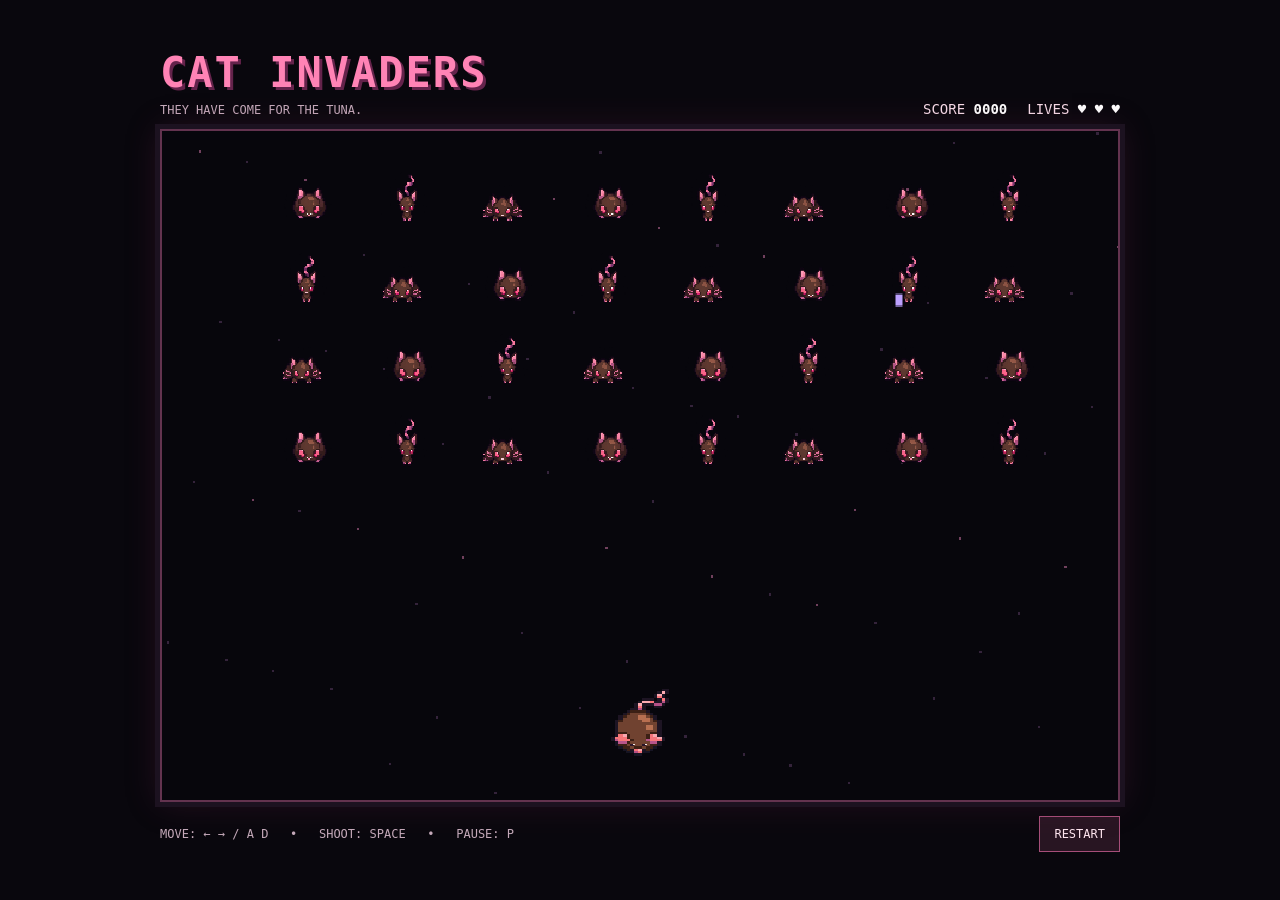
<file: index.html>
<!doctype html>
<html lang="en">
<head>
<meta charset="utf-8"><meta name="viewport" content="width=device-width,initial-scale=1">
<title>Cat Invaders</title>
<style>
:root{color-scheme:dark}*{box-sizing:border-box}body{margin:0;min-height:100vh;background:#09070d;color:#f7dce8;font-family:ui-monospace,SFMono-Regular,Consolas,monospace;display:flex;align-items:center;justify-content:center;padding:18px}
main{width:min(960px,100%)}header{display:flex;justify-content:space-between;align-items:end;gap:12px;flex-wrap:wrap;margin-bottom:12px}h1{font-size:clamp(24px,5vw,42px);margin:0;color:#ff83b5;letter-spacing:2px;text-shadow:3px 3px #64234b}p{margin:6px 0 0;color:#c5aaba;font-size:12px}.hud{display:flex;gap:20px;font-size:14px}.hud b{color:#fff}#frame{border:2px solid #63334f;background:#05050a;box-shadow:0 0 0 5px #1c1220,0 0 32px #7a285344;position:relative}canvas{display:block;width:100%;height:auto;image-rendering:pixelated;touch-action:none}.bottom{display:flex;justify-content:space-between;gap:12px;align-items:center;margin-top:14px;flex-wrap:wrap;color:#c5aaba;font-size:12px}.btns{display:flex;gap:8px}button{background:#281522;border:1px solid #a64e79;color:#ffe6f0;padding:10px 14px;font:inherit;cursor:pointer}button:hover{background:#51223e}.mobile{display:none;gap:8px;margin-top:12px}.mobile button{flex:1;font-size:18px}@media(max-width:600px){.mobile{display:flex}.hud{gap:10px;font-size:12px}}
</style>
</head>
<body><main>
<header><div><h1>CAT INVADERS</h1><p>THEY HAVE COME FOR THE TUNA.</p></div><div class="hud"><span>SCORE <b id="score">0000</b></span><span>LIVES <b id="lives">♥ ♥ ♥</b></span></div></header>
<div id="frame"><canvas id="game" width="800" height="560" aria-label="Cat Invaders game"></canvas></div>
<div class="mobile"><button id="left">◀</button><button id="fire">PAW! / FIRE</button><button id="right">▶</button></div>
<div class="bottom"><span>MOVE: ← → / A D &nbsp; • &nbsp; SHOOT: SPACE &nbsp; • &nbsp; PAUSE: P</span><div class="btns"><button id="restart">RESTART</button></div></div>
<script>
(() => {
const canvas=document.getElementById('game'),ctx=canvas.getContext('2d');
ctx.imageSmoothingEnabled=false;
const paths=['assets/cat_invader_1.png','assets/cat_invader_2.png','assets/cat_invader_3.png'];
const rats=['assets/rat_player_1.png','assets/rat_player_2.png','assets/rat_player_3.png'];
const catImgs=paths.map(src=>{const i=new Image();i.src=src;return i});
const ratImgs=rats.map(src=>{const i=new Image();i.src=src;return i});
let keys={},player,invaders,shots,enemyShots,score,lives,dir,frame,gameOver,paused,won;
const W=canvas.width,H=canvas.height;
function reset(){player={x:W/2,y:H-65,w:48,h:56,speed:5,cool:0};invaders=[];shots=[];enemyShots=[];score=0;lives=3;dir=1;frame=0;gameOver=false;paused=false;won=false;
for(let r=0;r<4;r++)for(let c=0;c<8;c++)invaders.push({x:85+c*84,y:55+r*68,w:44,h:43,type:(r+c)%3,alive:true});
updateHud()}
function updateHud(){document.getElementById('score').textContent=String(score).padStart(4,'0');document.getElementById('lives').textContent=lives?'♥ '.repeat(lives).trim():'—'}
function drawSprite(img,x,y,w,h){if(img&&img.complete&&img.naturalWidth)ctx.drawImage(img,Math.round(x),Math.round(y),w,h)}
function text(s,y,size=22,color='#ffd9e8'){ctx.fillStyle=color;ctx.font=`bold ${size}px monospace`;ctx.textAlign='center';ctx.fillText(s,W/2,y)}
function shoot(){if(player.cool<=0&&!gameOver&&!paused){shots.push({x:player.x,y:player.y-25});player.cool=14}}
function tick(){requestAnimationFrame(tick);frame++;ctx.clearRect(0,0,W,H);ctx.fillStyle='#07060c';ctx.fillRect(0,0,W,H);
for(let i=0;i<70;i++){let x=(i*137+31)%W,y=(i*71+Math.floor(frame/4)*(i%3+1))%H;ctx.fillStyle=i%4===0?'#70405d':'#34233b';ctx.fillRect(x,y,2,2)}
if(!gameOver&&!paused){if(keys.ArrowLeft||keys.a||keys.A||touchLeft)player.x-=player.speed;if(keys.ArrowRight||keys.d||keys.D||touchRight)player.x+=player.speed;player.x=Math.max(25,Math.min(W-25,player.x));if(keys[' ']||touchFire)shoot();if(player.cool>0)player.cool--;
let alive=invaders.filter(a=>a.alive);if(alive.length===0){won=true;gameOver=true}
let min=Infinity,max=-Infinity;alive.forEach(a=>{a.x+=dir*(0.55+score/1800);min=Math.min(min,a.x-a.w/2);max=Math.max(max,a.x+a.w/2)});
if(max>W-12||min<12){dir*=-1;alive.forEach(a=>{a.y+=15;if(a.y+a.h>player.y-18){gameOver=true;lives=0;updateHud()}})}
if(frame%50===0&&alive.length){let shooter=alive[Math.floor(Math.random()*alive.length)];enemyShots.push({x:shooter.x,y:shooter.y+20})}
shots.forEach(s=>s.y-=8);enemyShots.forEach(s=>s.y+=3.8);
shots.forEach(s=>{alive.forEach(a=>{if(Math.abs(s.x-a.x)<a.w*.48&&Math.abs(s.y-a.y)<a.h*.48){a.alive=false;s.dead=true;score+=10;updateHud()}})});
enemyShots.forEach(s=>{if(Math.abs(s.x-player.x)<24&&Math.abs(s.y-player.y)<25){s.dead=true;lives--;updateHud();player.x=W/2;if(lives<=0)gameOver=true}});
shots=shots.filter(s=>s.y>-10&&!s.dead);enemyShots=enemyShots.filter(s=>s.y<H+10&&!s.dead);
}
invaders.forEach(a=>{if(a.alive)drawSprite(catImgs[a.type],a.x-a.w/2,a.y-a.h/2,a.w,a.h)});
shots.forEach(s=>{ctx.fillStyle='#ff8ab8';ctx.fillRect(s.x-2,s.y-8,4,12);ctx.fillStyle='#fff0f6';ctx.fillRect(s.x-1,s.y-7,2,5)});
enemyShots.forEach(s=>{ctx.fillStyle='#bca0ff';ctx.fillRect(s.x-3,s.y-3,6,10)});
drawSprite(ratImgs[0],player.x-player.w/2,player.y-player.h/2,player.w,player.h);
if(paused){text('PAUSED',H/2,30)}
if(gameOver){ctx.fillStyle='#05040acc';ctx.fillRect(0,0,W,H);text(won?'TUNA SECURED!':'GAME OVER',H/2-12,32,won?'#ff91bf':'#ffc9df');text('SCORE: '+score,H/2+25,18);text('PRESS RESTART TO PLAY AGAIN',H/2+65,14,'#c5aaba')}
}
let touchLeft=false,touchRight=false,touchFire=false;
function hold(id,which){let el=document.getElementById(id);el.addEventListener('pointerdown',e=>{e.preventDefault();el.setPointerCapture(e.pointerId);if(which==='left')touchLeft=true;if(which==='right')touchRight=true;if(which==='fire')touchFire=true});['pointerup','pointercancel','lostpointercapture'].forEach(ev=>el.addEventListener(ev,()=>{if(which==='left')touchLeft=false;if(which==='right')touchRight=false;if(which==='fire')touchFire=false}))}
hold('left','left');hold('right','right');hold('fire','fire');
window.addEventListener('keydown',e=>{keys[e.key]=true;if([' ','ArrowLeft','ArrowRight'].includes(e.key))e.preventDefault();if(e.key.toLowerCase()==='p'&&!gameOver)paused=!paused});
window.addEventListener('keyup',e=>keys[e.key]=false);
document.getElementById('restart').onclick=reset;
reset();tick();
})();
</script></main></body></html>
</file>
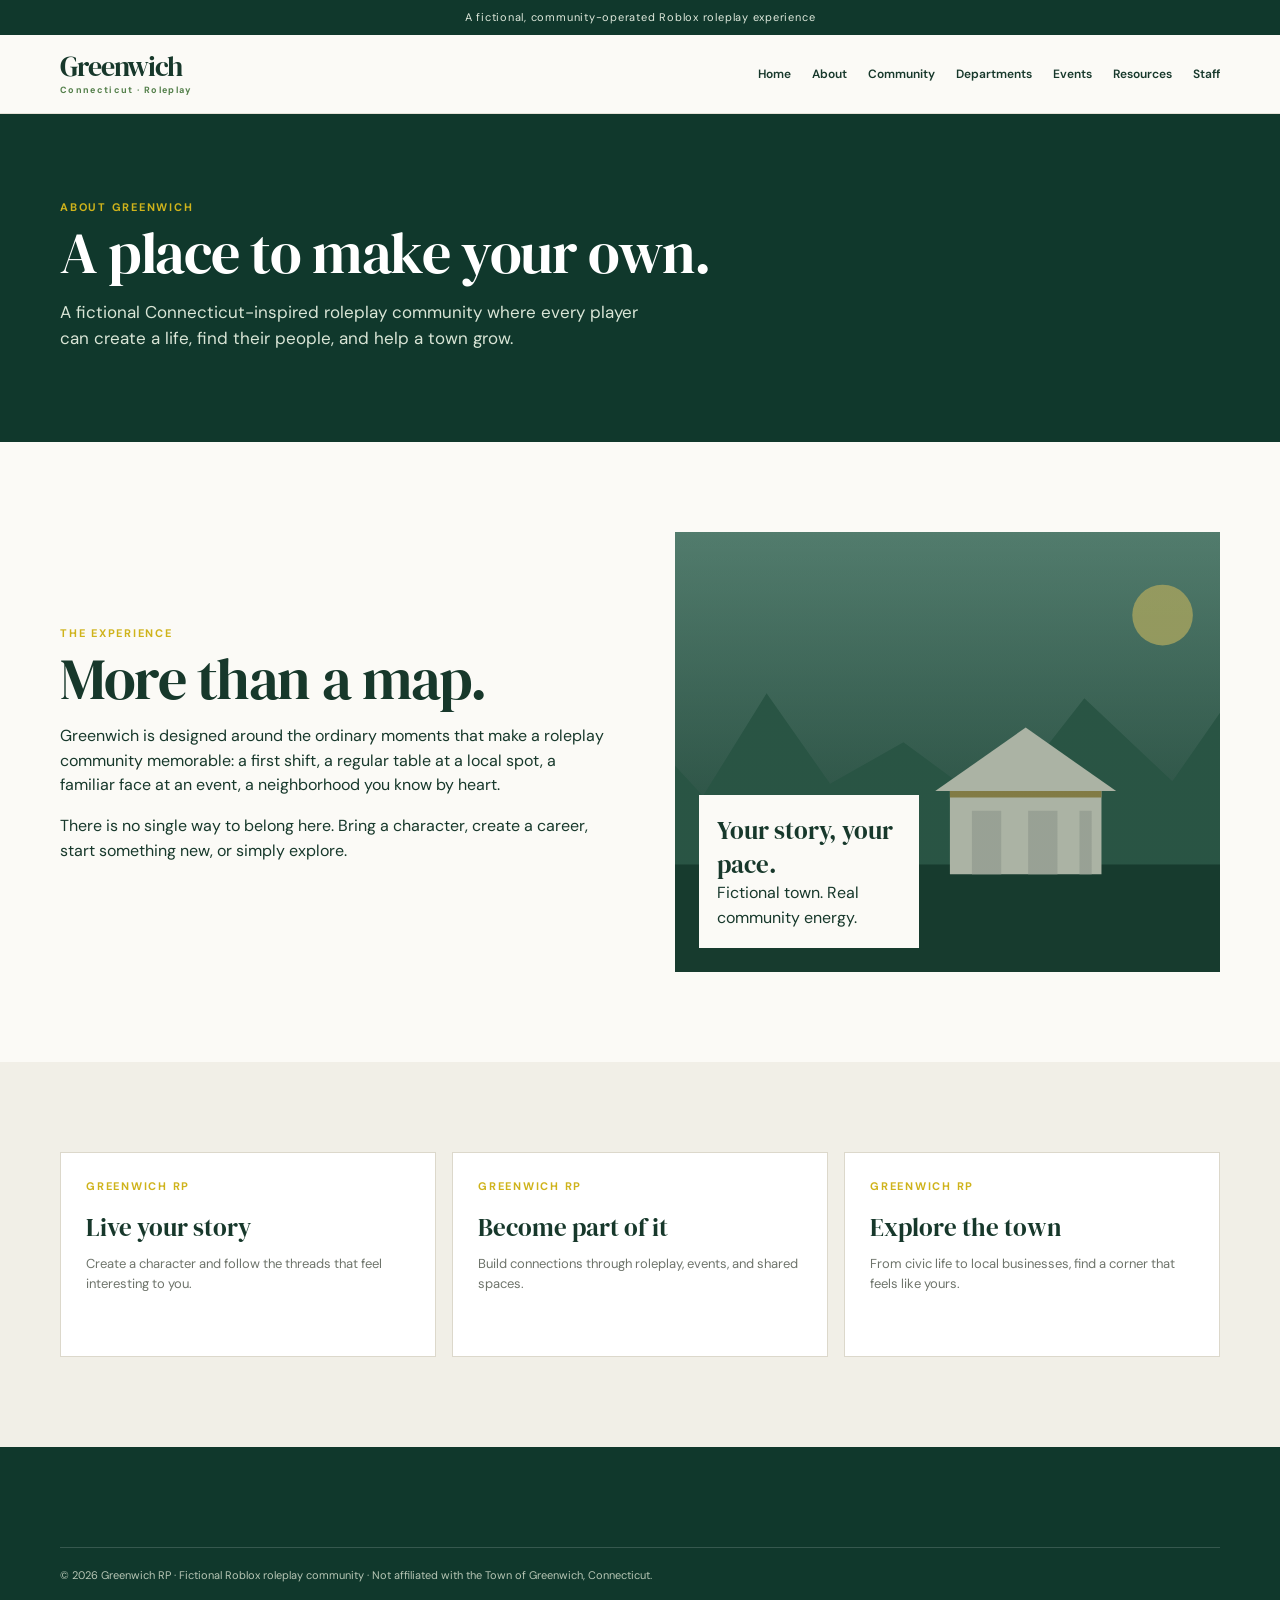
<file: about.html>
<!doctype html>
<html lang="en">
<head>
    <meta charset="utf-8">
    <meta name="viewport" content="width=device-width, initial-scale=1">

    <title>About | Greenwich RP</title>

    <link rel="stylesheet" href="site.css">
</head>

<body>
    <header class="header">
        <div class="top">
            A fictional, community-operated Roblox roleplay experience
        </div>

        <div class="shell nav">
            <a class="brand" href="index.html">
                Greenwich
                <small>Connecticut · Roleplay</small>
            </a>

            <nav class="links">
                <a href="index.html">Home</a>
                <a href="about.html">About</a>
                <a href="community.html">Community</a>
                <a href="departments.html">Departments</a>
                <a href="events.html">Events</a>
                <a href="resources.html">Resources</a>
                <a href="staff.html">Staff</a>
            </nav>

            <button class="menu">☰</button>
        </div>
    </header>

    <main>
        <section class="pagehero">
            <div class="shell">
                <div class="eyebrow">About Greenwich</div>

                <h1 class="title">
                    A place to make your own.
                </h1>

                <p>
                    A fictional Connecticut-inspired roleplay community where
                    every player can create a life, find their people, and help
                    a town grow.
                </p>
            </div>
        </section>

        <section class="section">
            <div class="shell twocol">
                <div>
                    <div class="eyebrow">The experience</div>

                    <h2 class="title">
                        More than a map.
                    </h2>

                    <p>
                        Greenwich is designed around the ordinary moments that
                        make a roleplay community memorable: a first shift, a
                        regular table at a local spot, a familiar face at an
                        event, a neighborhood you know by heart.
                    </p>

                    <p>
                        There is no single way to belong here. Bring a
                        character, create a career, start something new, or
                        simply explore.
                    </p>
                </div>

                <div class="art">
                    <div class="stamp">
                        <strong>Your story, your pace.</strong>
                        Fictional town. Real community energy.
                    </div>
                </div>
            </div>
        </section>

        <section class="section muted">
            <div class="shell cards">
                <article class="card">
                    <div class="tag">Greenwich RP</div>

                    <h3>Live your story</h3>

                    <p>
                        Create a character and follow the threads that feel
                        interesting to you.
                    </p>
                </article>

                <article class="card">
                    <div class="tag">Greenwich RP</div>

                    <h3>Become part of it</h3>

                    <p>
                        Build connections through roleplay, events, and shared
                        spaces.
                    </p>
                </article>

                <article class="card">
                    <div class="tag">Greenwich RP</div>

                    <h3>Explore the town</h3>

                    <p>
                        From civic life to local businesses, find a corner that
                        feels like yours.
                    </p>
                </article>
            </div>
        </section>
    </main>

    <footer class="footer">
        <div class="shell fine">
            © 2026 Greenwich RP · Fictional Roblox roleplay community · Not
            affiliated with the Town of Greenwich, Connecticut.
        </div>
    </footer>

    <script src="site.js"></script>
</body>
</html>
</file>
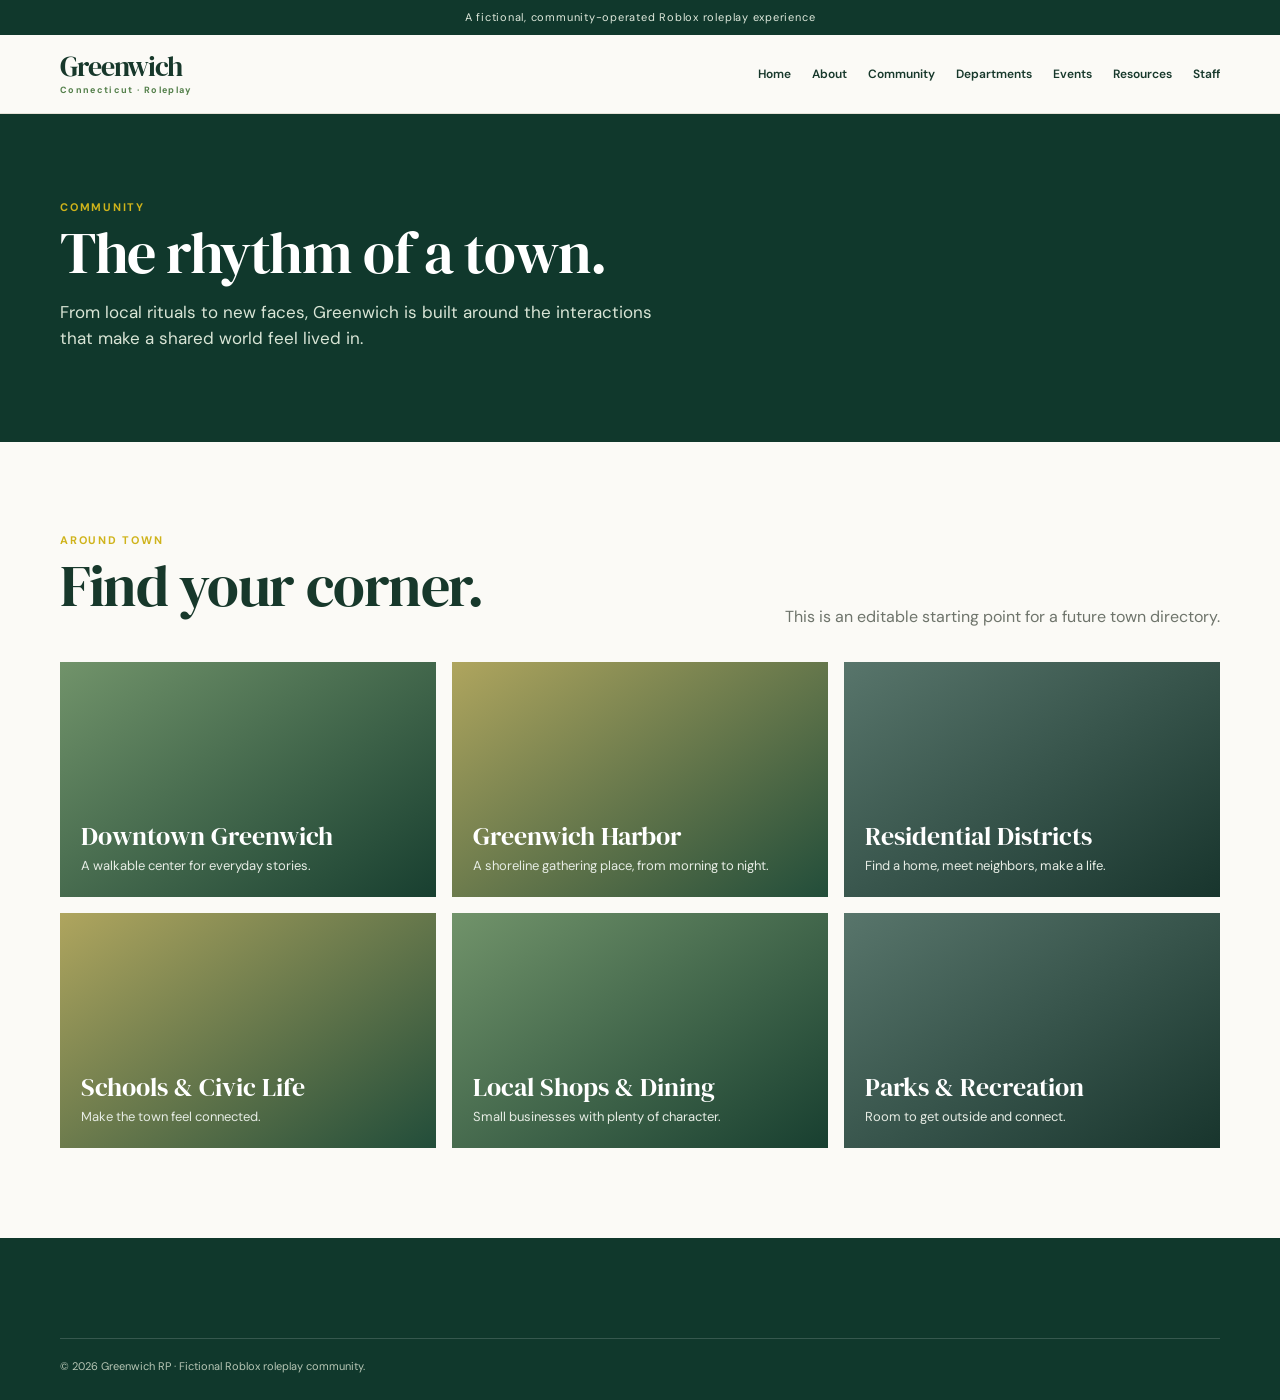
<file: community.html>
<!doctype html><html lang="en"><head><meta charset="utf-8"><meta name="viewport" content="width=device-width,initial-scale=1"><title>Community | Greenwich RP</title><link rel="stylesheet" href="site.css"></head><body><header class="header"><div class="top">A fictional, community-operated Roblox roleplay experience</div><div class="shell nav"><a class="brand" href="index.html">Greenwich<small>Connecticut · Roleplay</small></a><nav class="links"><a href="index.html">Home</a><a href="about.html">About</a><a href="community.html">Community</a><a href="departments.html">Departments</a><a href="events.html">Events</a><a href="resources.html">Resources</a><a href="staff.html">Staff</a></nav><button class="menu">☰</button></div></header><main><section class="pagehero"><div class="shell"><div class="eyebrow">Community</div><h1 class="title">The rhythm of a town.</h1><p>From local rituals to new faces, Greenwich is built around the interactions that make a shared world feel lived in.</p></div></section><section class="section"><div class="shell"><div class="head"><div><div class="eyebrow">Around town</div><h2 class="title">Find your corner.</h2></div><p>This is an editable starting point for a future town directory.</p></div><div class="directory"><article class="place"><h3>Downtown Greenwich</h3><p>A walkable center for everyday stories.</p></article><article class="place"><h3>Greenwich Harbor</h3><p>A shoreline gathering place, from morning to night.</p></article><article class="place"><h3>Residential Districts</h3><p>Find a home, meet neighbors, make a life.</p></article><article class="place"><h3>Schools & Civic Life</h3><p>Make the town feel connected.</p></article><article class="place"><h3>Local Shops & Dining</h3><p>Small businesses with plenty of character.</p></article><article class="place"><h3>Parks & Recreation</h3><p>Room to get outside and connect.</p></article></div></div></section></main><footer class="footer"><div class="shell fine">© 2026 Greenwich RP · Fictional Roblox roleplay community.</div></footer><script src="site.js"></script></body></html>
</file>
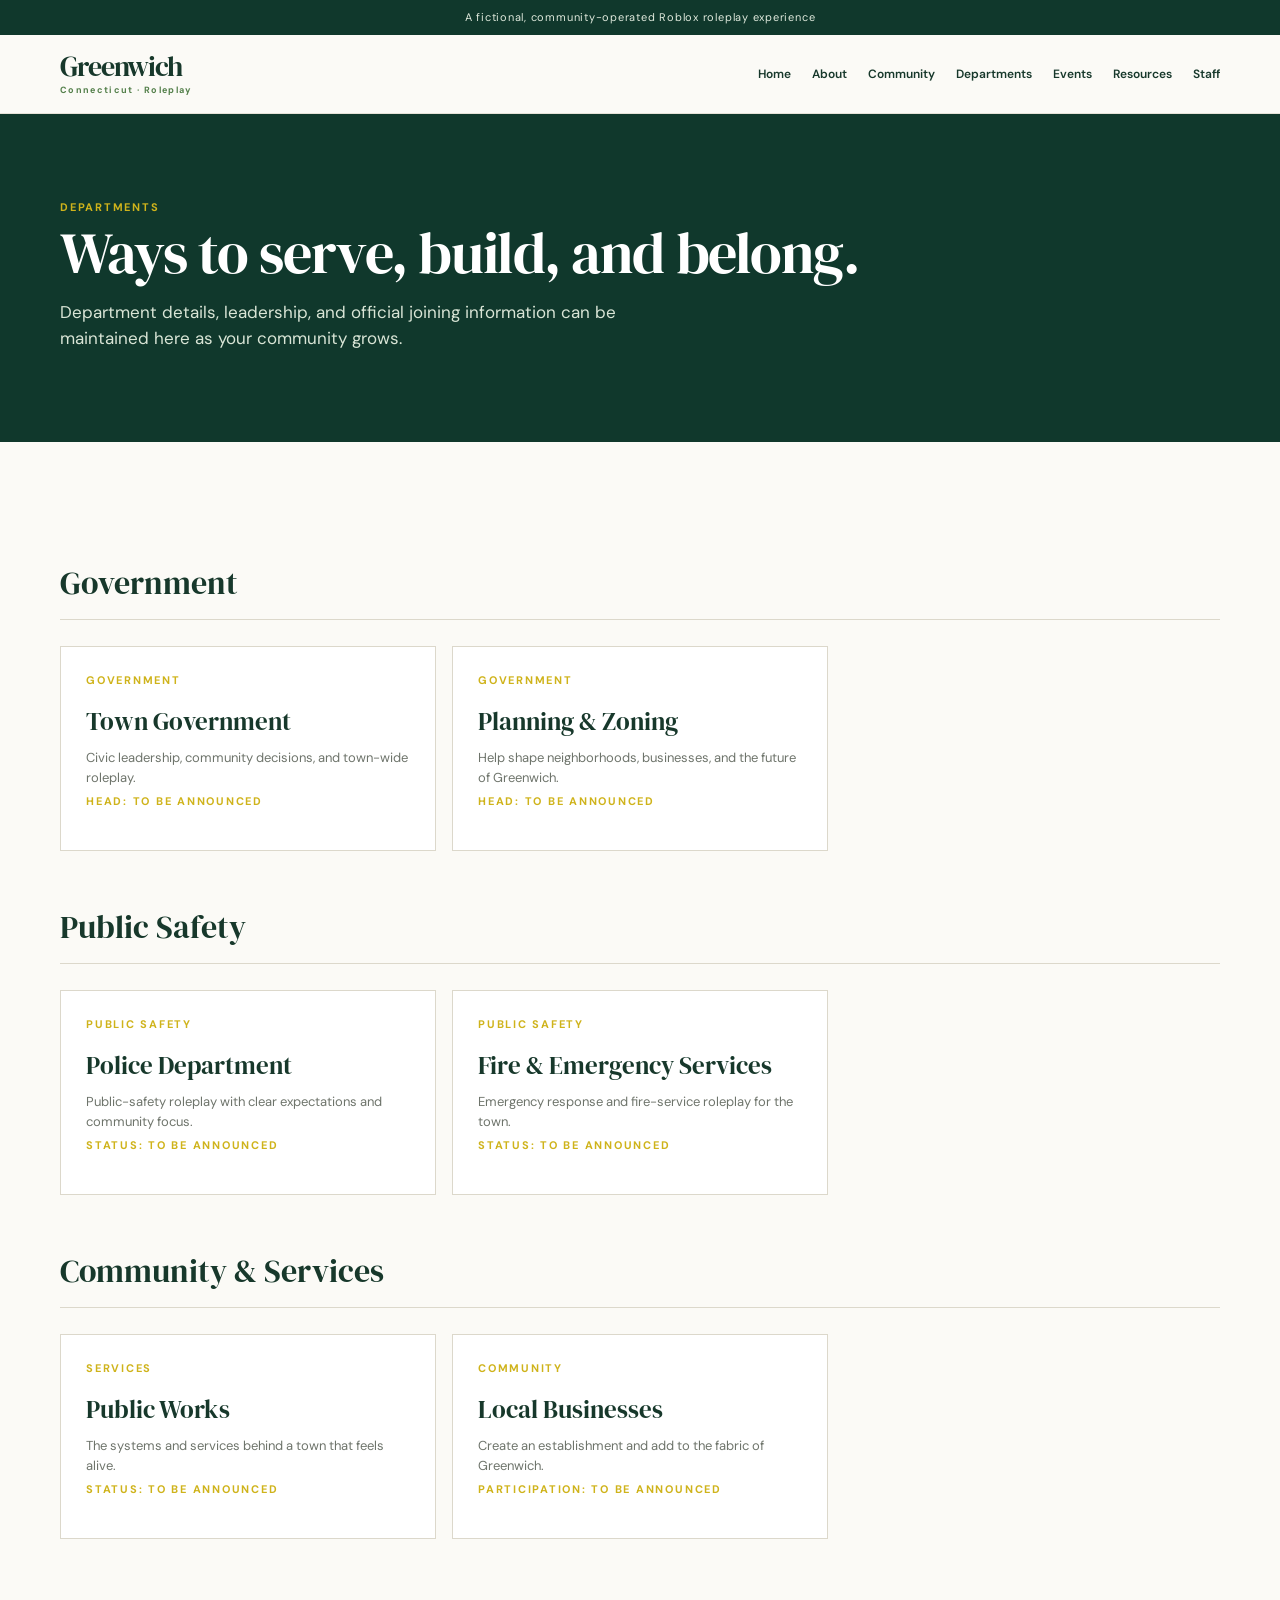
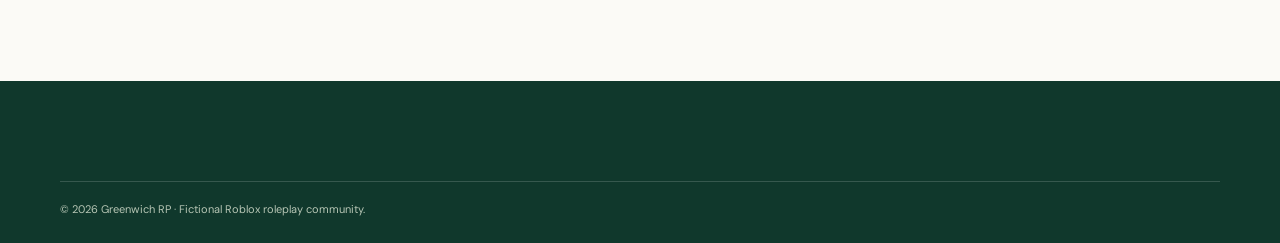
<file: departments.html>
<!doctype html><html lang="en"><head><meta charset="utf-8"><meta name="viewport" content="width=device-width,initial-scale=1"><title>Departments | Greenwich RP</title><link rel="stylesheet" href="site.css"></head><body><header class="header"><div class="top">A fictional, community-operated Roblox roleplay experience</div><div class="shell nav"><a class="brand" href="index.html">Greenwich<small>Connecticut · Roleplay</small></a><nav class="links"><a href="index.html">Home</a><a href="about.html">About</a><a href="community.html">Community</a><a href="departments.html">Departments</a><a href="events.html">Events</a><a href="resources.html">Resources</a><a href="staff.html">Staff</a></nav><button class="menu">☰</button></div></header><main><section class="pagehero"><div class="shell"><div class="eyebrow">Departments</div><h1 class="title">Ways to serve, build, and belong.</h1><p>Department details, leadership, and official joining information can be maintained here as your community grows.</p></div></section><section class="section"><div class="shell"><div class="dept"><h2>Government</h2><div class="cards"><article class="card"><div class="tag">Government</div><h3>Town Government</h3><p>Civic leadership, community decisions, and town-wide roleplay.</p><span class="tag">Head: to be announced</span></article><article class="card"><div class="tag">Government</div><h3>Planning & Zoning</h3><p>Help shape neighborhoods, businesses, and the future of Greenwich.</p><span class="tag">Head: to be announced</span></article></div></div><div class="dept"><h2>Public Safety</h2><div class="cards"><article class="card"><div class="tag">Public safety</div><h3>Police Department</h3><p>Public-safety roleplay with clear expectations and community focus.</p><span class="tag">Status: to be announced</span></article><article class="card"><div class="tag">Public safety</div><h3>Fire & Emergency Services</h3><p>Emergency response and fire-service roleplay for the town.</p><span class="tag">Status: to be announced</span></article></div></div><div class="dept"><h2>Community & Services</h2><div class="cards"><article class="card"><div class="tag">Services</div><h3>Public Works</h3><p>The systems and services behind a town that feels alive.</p><span class="tag">Status: to be announced</span></article><article class="card"><div class="tag">Community</div><h3>Local Businesses</h3><p>Create an establishment and add to the fabric of Greenwich.</p><span class="tag">Participation: to be announced</span></article></div></div></div></section></main><footer class="footer"><div class="shell fine">© 2026 Greenwich RP · Fictional Roblox roleplay community.</div></footer><script src="site.js"></script></body></html>
</file>
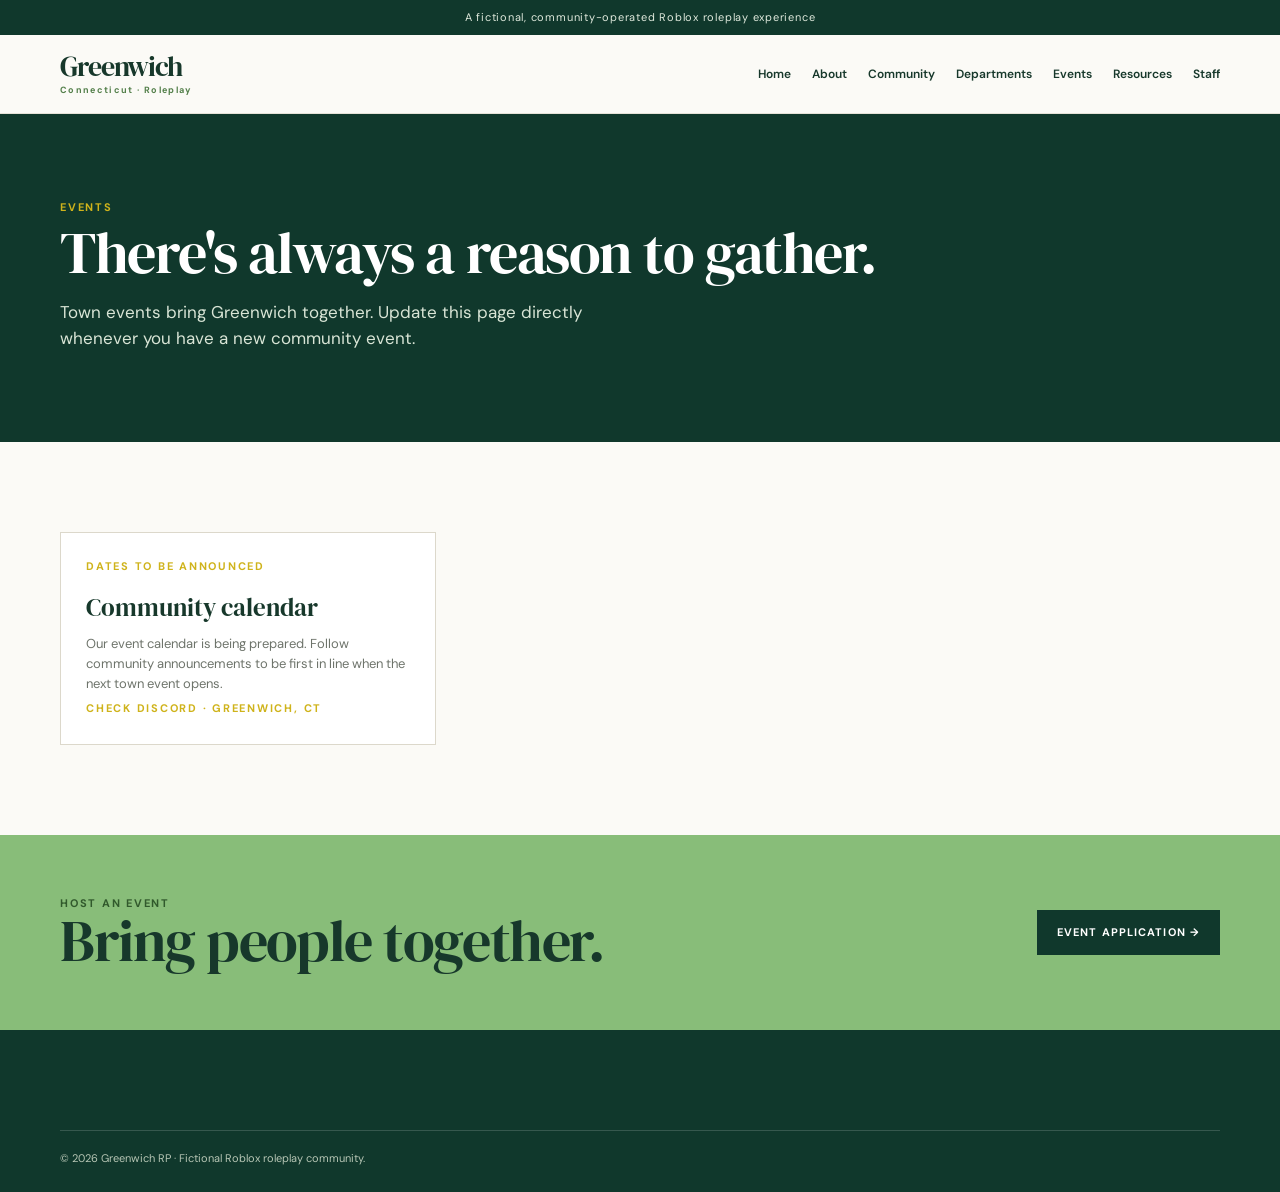
<file: events.html>
<!doctype html><html lang="en"><head><meta charset="utf-8"><meta name="viewport" content="width=device-width,initial-scale=1"><title>Events | Greenwich RP</title><link rel="stylesheet" href="site.css"></head><body><header class="header"><div class="top">A fictional, community-operated Roblox roleplay experience</div><div class="shell nav"><a class="brand" href="index.html">Greenwich<small>Connecticut · Roleplay</small></a><nav class="links"><a href="index.html">Home</a><a href="about.html">About</a><a href="community.html">Community</a><a href="departments.html">Departments</a><a href="events.html">Events</a><a href="resources.html">Resources</a><a href="staff.html">Staff</a></nav><button class="menu">☰</button></div></header><main><section class="pagehero"><div class="shell"><div class="eyebrow">Events</div><h1 class="title">There&apos;s always a reason to gather.</h1><p>Town events bring Greenwich together. Update this page directly whenever you have a new community event.</p></div></section><section class="section"><div class="shell cards"><article class="card"><div class="tag">Dates to be announced</div><h3>Community calendar</h3><p>Our event calendar is being prepared. Follow community announcements to be first in line when the next town event opens.</p><span class="tag">Check Discord · Greenwich, CT</span></article></div></section><section class="cta"><div class="shell"><div><div class="eyebrow" style="color:#31592c">Host an event</div><h2 class="title">Bring people together.</h2></div><a class="button dark" href="#">Event application →</a></div></section></main><footer class="footer"><div class="shell fine">© 2026 Greenwich RP · Fictional Roblox roleplay community.</div></footer><script src="site.js"></script></body></html>
</file>
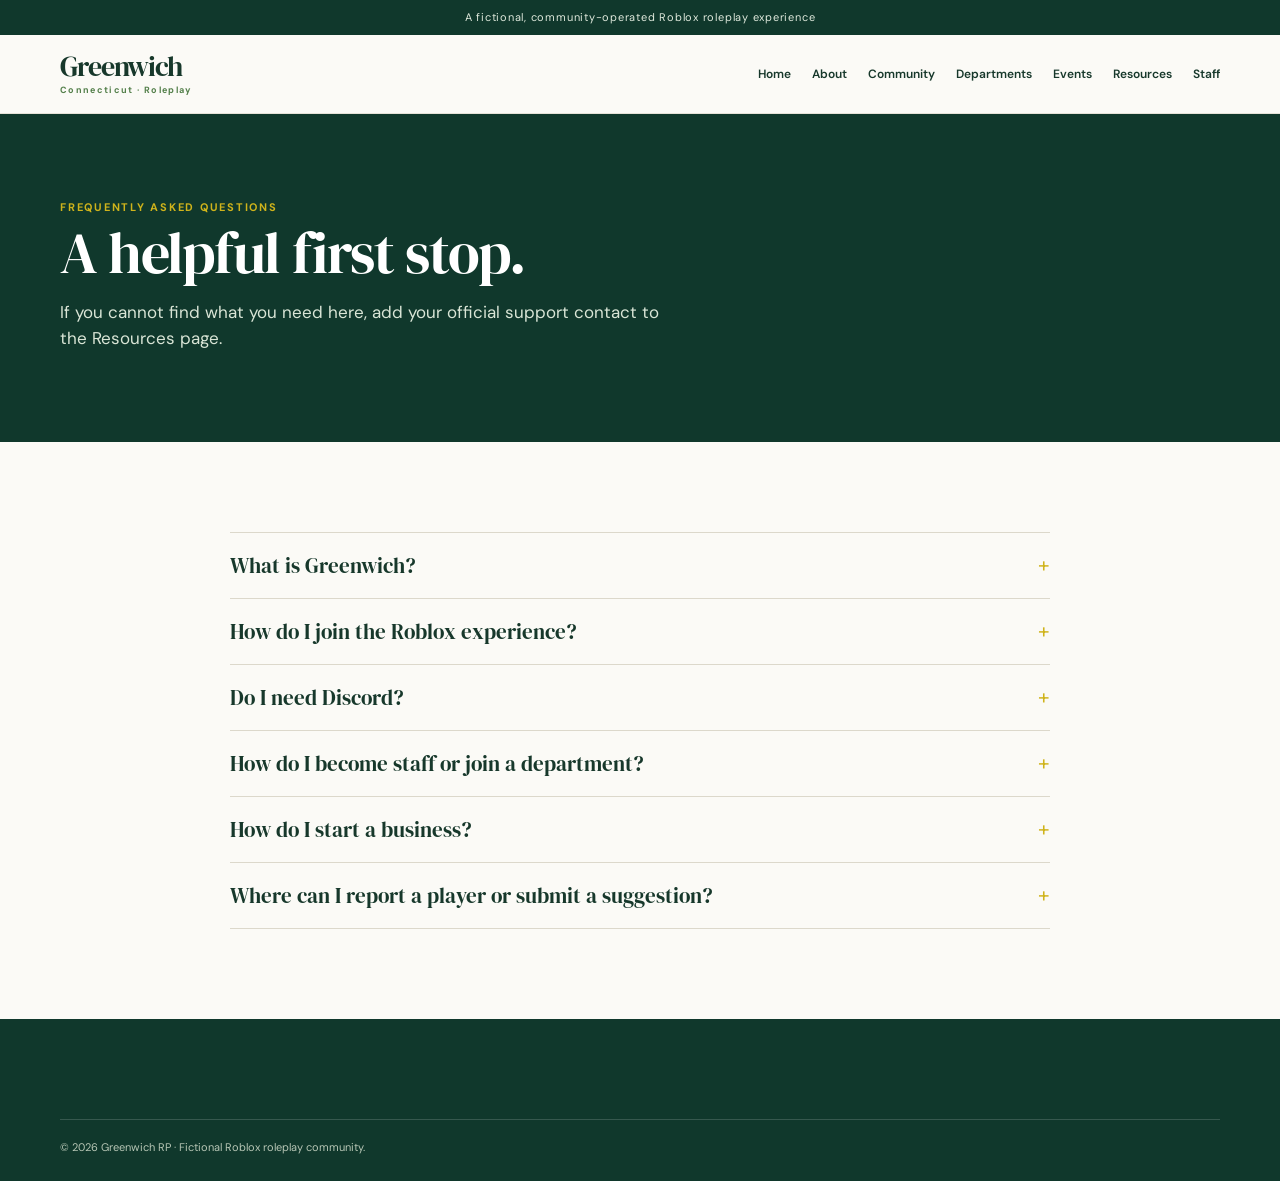
<file: faq.html>
<!doctype html><html lang="en"><head><meta charset="utf-8"><meta name="viewport" content="width=device-width,initial-scale=1"><title>FAQ | Greenwich RP</title><link rel="stylesheet" href="site.css"></head><body><header class="header"><div class="top">A fictional, community-operated Roblox roleplay experience</div><div class="shell nav"><a class="brand" href="index.html">Greenwich<small>Connecticut · Roleplay</small></a><nav class="links"><a href="index.html">Home</a><a href="about.html">About</a><a href="community.html">Community</a><a href="departments.html">Departments</a><a href="events.html">Events</a><a href="resources.html">Resources</a><a href="staff.html">Staff</a></nav><button class="menu">☰</button></div></header><main><section class="pagehero"><div class="shell"><div class="eyebrow">Frequently asked questions</div><h1 class="title">A helpful first stop.</h1><p>If you cannot find what you need here, add your official support contact to the Resources page.</p></div></section><section class="section"><div class="shell faq"><details><summary>What is Greenwich?</summary><p>Greenwich is a fictional Connecticut-inspired Roblox roleplay community. Build a character, explore town, meet other players, and make stories together.</p></details><details><summary>How do I join the Roblox experience?</summary><p>The Roblox experience link will be published here and in the community Discord when it is ready. Replace the marked Roblox links before launch.</p></details><details><summary>Do I need Discord?</summary><p>Discord is the best way to receive announcements, find events, and connect with the community. The experience itself should not depend on Discord.</p></details><details><summary>How do I become staff or join a department?</summary><p>Applications are not open yet. When they are, add the official application links to the Resources page.</p></details><details><summary>How do I start a business?</summary><p>Business participation is planned as part of the community experience. Check Resources for the official process once it is announced.</p></details><details><summary>Where can I report a player or submit a suggestion?</summary><p>The Resources page is the central place for reporting, appeals, bug reports, and suggestions. Add official form URLs there when they are available.</p></details></div></section></main><footer class="footer"><div class="shell fine">© 2026 Greenwich RP · Fictional Roblox roleplay community.</div></footer><script src="site.js"></script></body></html>
</file>
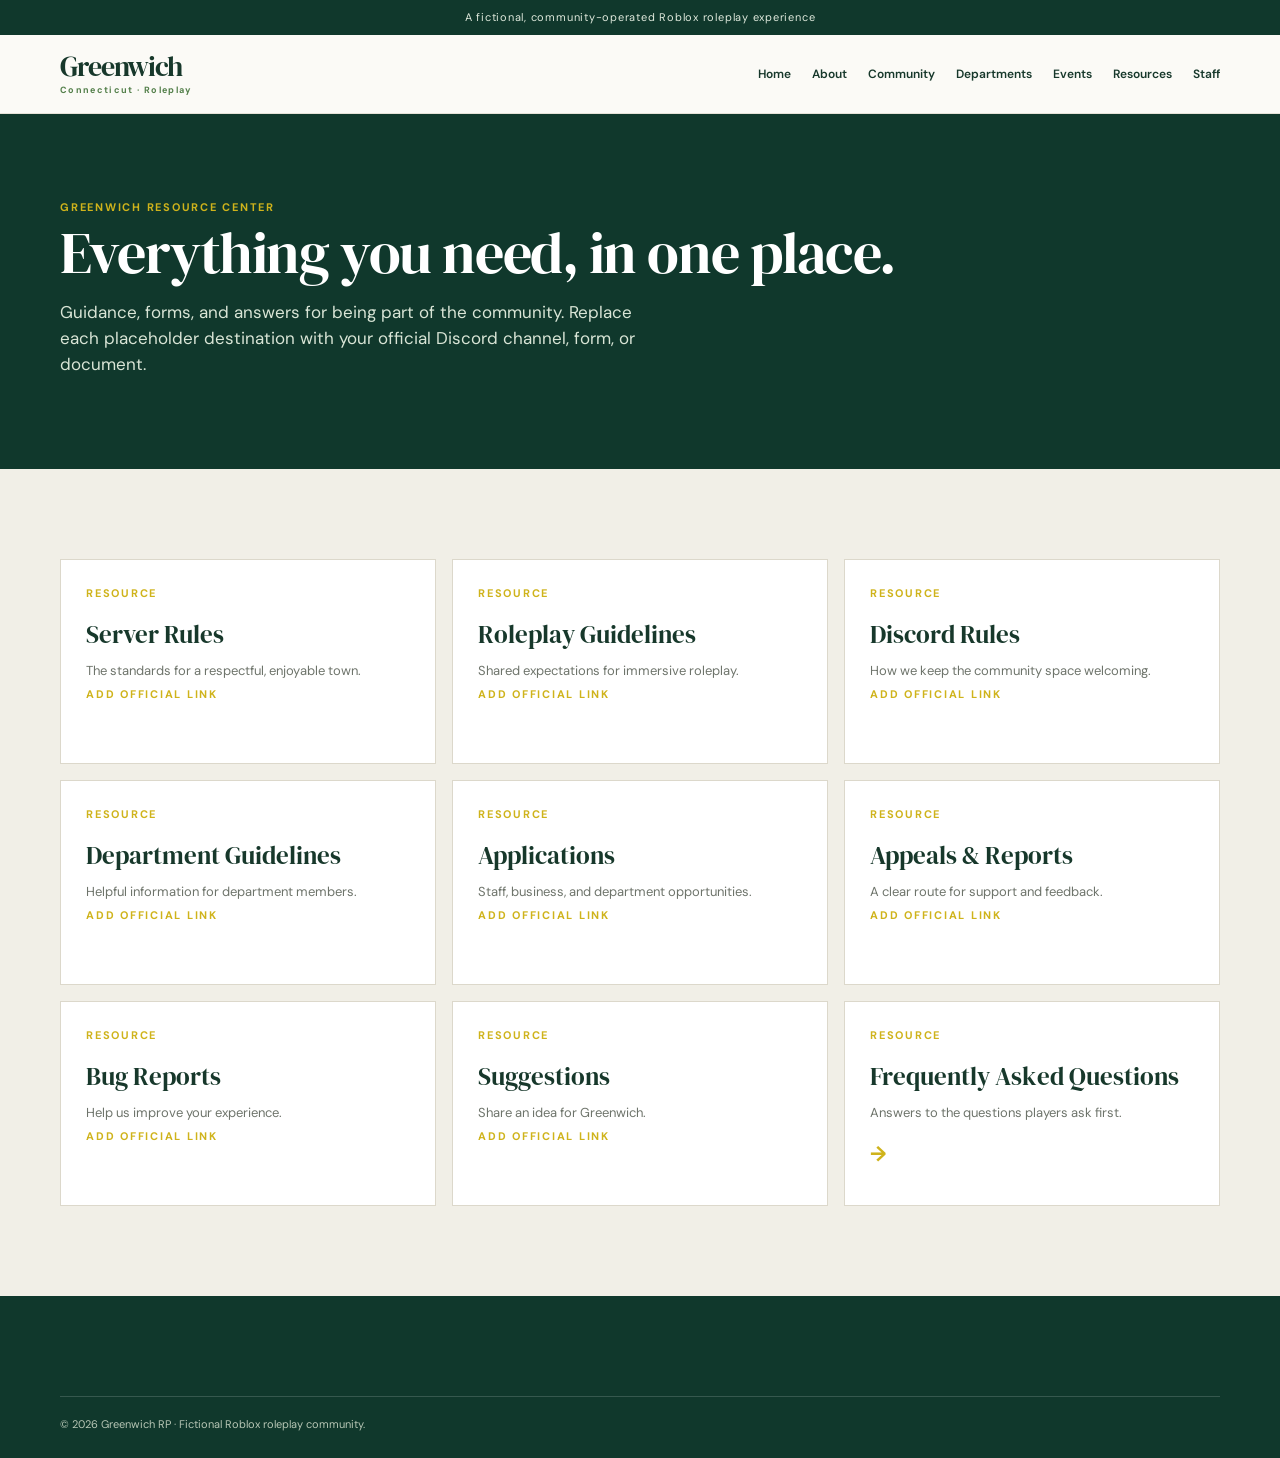
<file: resources.html>
<!doctype html><html lang="en"><head><meta charset="utf-8"><meta name="viewport" content="width=device-width,initial-scale=1"><title>Resources | Greenwich RP</title><link rel="stylesheet" href="site.css"></head><body><header class="header"><div class="top">A fictional, community-operated Roblox roleplay experience</div><div class="shell nav"><a class="brand" href="index.html">Greenwich<small>Connecticut · Roleplay</small></a><nav class="links"><a href="index.html">Home</a><a href="about.html">About</a><a href="community.html">Community</a><a href="departments.html">Departments</a><a href="events.html">Events</a><a href="resources.html">Resources</a><a href="staff.html">Staff</a></nav><button class="menu">☰</button></div></header><main><section class="pagehero"><div class="shell"><div class="eyebrow">Greenwich resource center</div><h1 class="title">Everything you need, in one place.</h1><p>Guidance, forms, and answers for being part of the community. Replace each placeholder destination with your official Discord channel, form, or document.</p></div></section><section class="section muted"><div class="shell cards"><a class="card" href="#"><div class="tag">Resource</div><h3>Server Rules</h3><p>The standards for a respectful, enjoyable town.</p><span class="tag">Add official link</span></a><a class="card" href="#"><div class="tag">Resource</div><h3>Roleplay Guidelines</h3><p>Shared expectations for immersive roleplay.</p><span class="tag">Add official link</span></a><a class="card" href="#"><div class="tag">Resource</div><h3>Discord Rules</h3><p>How we keep the community space welcoming.</p><span class="tag">Add official link</span></a><a class="card" href="#"><div class="tag">Resource</div><h3>Department Guidelines</h3><p>Helpful information for department members.</p><span class="tag">Add official link</span></a><a class="card" href="#"><div class="tag">Resource</div><h3>Applications</h3><p>Staff, business, and department opportunities.</p><span class="tag">Add official link</span></a><a class="card" href="#"><div class="tag">Resource</div><h3>Appeals & Reports</h3><p>A clear route for support and feedback.</p><span class="tag">Add official link</span></a><a class="card" href="#"><div class="tag">Resource</div><h3>Bug Reports</h3><p>Help us improve your experience.</p><span class="tag">Add official link</span></a><a class="card" href="#"><div class="tag">Resource</div><h3>Suggestions</h3><p>Share an idea for Greenwich.</p><span class="tag">Add official link</span></a><a class="card" href="faq.html"><div class="tag">Resource</div><h3>Frequently Asked Questions</h3><p>Answers to the questions players ask first.</p><b class="arrow">→</b></a></div></section></main><footer class="footer"><div class="shell fine">© 2026 Greenwich RP · Fictional Roblox roleplay community.</div></footer><script src="site.js"></script></body></html>
</file>
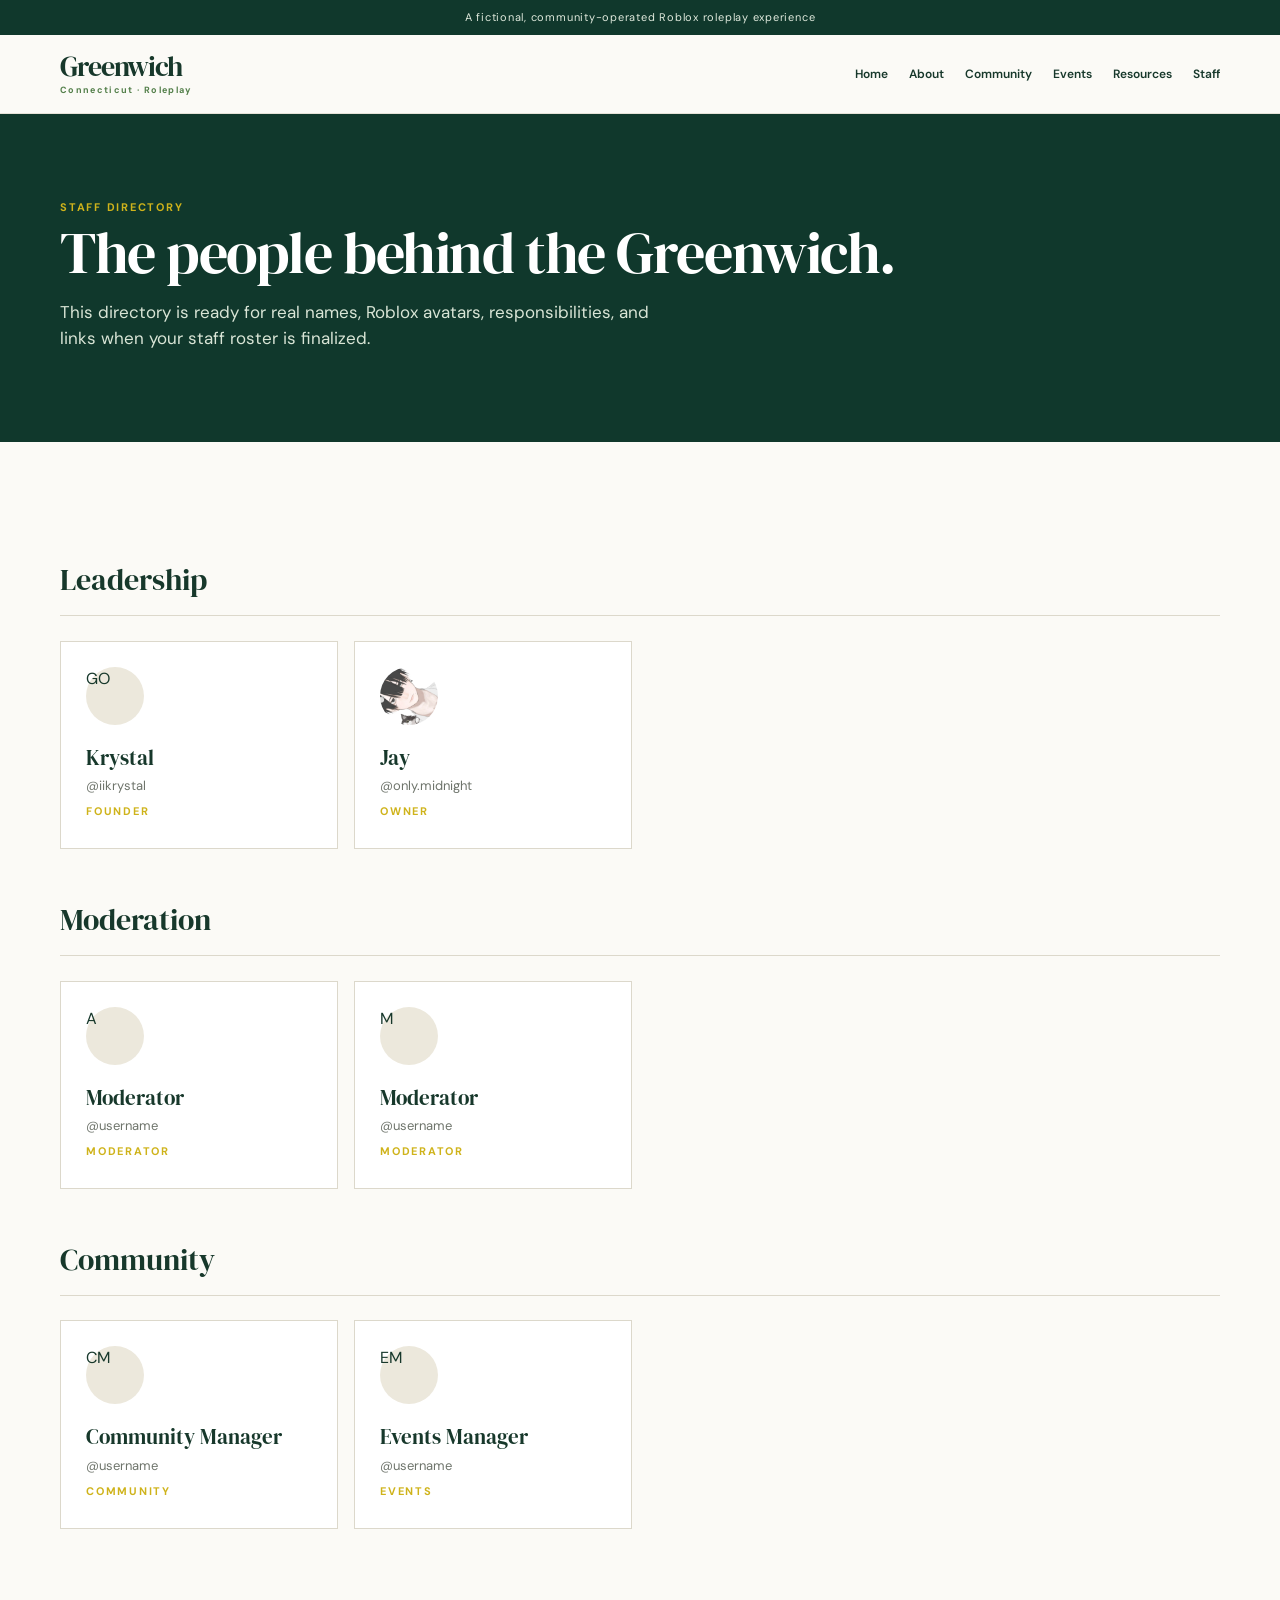
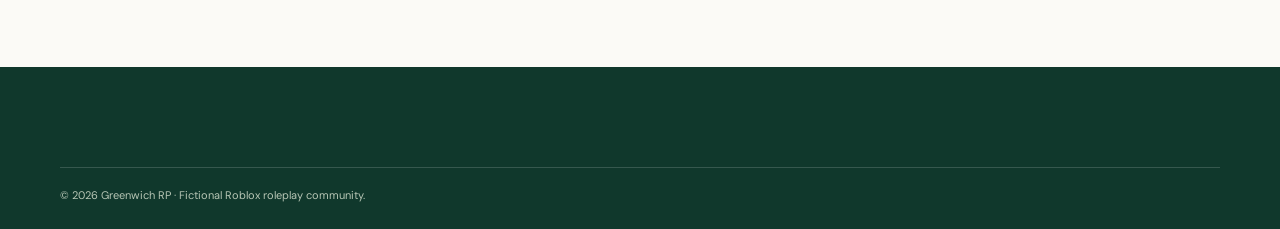
<file: staff.html>
<!doctype html>
<html lang="en">
<head>
    <meta charset="utf-8">
    <meta name="viewport" content="width=device-width, initial-scale=1">

    <title>Staff | Greenwich RP</title>

    <link rel="stylesheet" href="site.css">
</head>

<body>
    <header class="header">
        <div class="top">
            A fictional, community-operated Roblox roleplay experience
        </div>

        <div class="shell nav">
            <a class="brand" href="index.html">
                Greenwich
                <small>Connecticut · Roleplay</small>
            </a>

            <nav class="links">
                <a href="index.html">Home</a>
                <a href="about.html">About</a>
                <a href="community.html">Community</a>
                <a href="events.html">Events</a>
                <a href="resources.html">Resources</a>
                <a href="staff.html">Staff</a>
            </nav>

            <button class="menu">☰</button>
        </div>
    </header>

    <main>
        <section class="pagehero">
            <div class="shell">
                <div class="eyebrow">Staff directory</div>

                <h1 class="title">
                    The people behind the Greenwich.
                </h1>

                <p>
                    This directory is ready for real names, Roblox avatars,
                    responsibilities, and links when your staff roster is
                    finalized.
                </p>
            </div>
        </section>

        <section class="section">
            <div class="shell">

                <div class="staffgroup">
                    <h2>Leadership</h2>

                    <div class="staff">
                        <article class="card">
                            <div class="avatar">GO</div>

                            <h3>Krystal</h3>

                            <p>@iikrystal</p>

                            <span class="tag">Founder</span>
                        </article>

                        <article class="card">
                            <img class="avatar" src="assets/staff/jay.png" alt="Greenwich Owner">

                            <h3>Jay</h3>

                            <p>@only.midnight</p>

                            <span class="tag">Owner</span>
                        </article>
                    </div>
                </div>

                <div class="staffgroup">
                    <h2>Moderation</h2>

                    <div class="staff">
                        <article class="card">
                            <div class="avatar">A</div>

                            <h3>Moderator</h3>

                            <p>@username</p>

                            <span class="tag">Moderator</span>
                        </article>

                        <article class="card">
                            <div class="avatar">M</div>

                            <h3>Moderator</h3>

                            <p>@username</p>

                            <span class="tag">Moderator</span>
                        </article>
                    </div>
                </div>

                <div class="staffgroup">
                    <h2>Community</h2>

                    <div class="staff">
                        <article class="card">
                            <div class="avatar">CM</div>

                            <h3>Community Manager</h3>

                            <p>@username</p>

                            <span class="tag">Community</span>
                        </article>

                        <article class="card">
                            <div class="avatar">EM</div>

                            <h3>Events Manager</h3>

                            <p>@username</p>

                            <span class="tag">Events</span>
                        </article>
                    </div>
                </div>

            </div>
        </section>
    </main>

    <footer class="footer">
        <div class="shell fine">
            © 2026 Greenwich RP · Fictional Roblox roleplay community.
        </div>
    </footer>

    <script src="site.js"></script>
</body>
</html>
</file>
<file: site.css>
@import url('https://fonts.googleapis.com/css2?family=DM+Sans:wght@400;500;600;700&family=DM+Serif+Display:ital@0;1&display=swap');

:root {
    --pine: #10382c;
    --ink: #17382b;
    --green: #88bd79;
    --gold: #cfb31b;
    --paper: #fbfaf6;
    --sand: #f1efe7;
    --line: #dcd8cb;
    --muted: #6e746b;

    --serif: 'DM Serif Display', Georgia, serif;
    --sans: 'DM Sans', Arial, sans-serif;
}

* {
    box-sizing: border-box;
}

html {
    scroll-behavior: smooth;
}

body {
    margin: 0;
    background: var(--paper);
    color: var(--ink);
    font: 16px/1.55 var(--sans);
}

a {
    text-decoration: none;
    color: inherit;
}

.shell {
    width: min(1160px, calc(100% - 48px));
    margin: auto;
}

/* =========================
   Top Bar
   ========================= */

.top {
    background: var(--pine);
    color: #dfe9dc;
    text-align: center;
    padding: 9px;
    font-size: 11px;
    letter-spacing: 0.07em;
}

.top b {
    color: #b9d5b3;
}

/* =========================
   Header / Navigation
   ========================= */

.header {
    position: sticky;
    top: 0;
    z-index: 9;
    background: rgba(251, 250, 246, 0.97);
    border-bottom: 1px solid #e6e2d8;
}

.nav {
    height: 78px;
    display: flex;
    align-items: center;
    justify-content: space-between;
    position: relative;
}

.brand {
    font: 400 28px/1 var(--serif);
    letter-spacing: -0.04em;
}

.brand small {
    display: block;
    margin-top: 4px;
    color: #537f4a;
    font: 700 9px var(--sans);
    letter-spacing: 0.15em;
}

.links {
    display: flex;
    gap: 21px;
    font-size: 12px;
    font-weight: 600;
}

.links a:hover {
    color: #537f4a;
}

.menu {
    display: none;
    border: 0;
    background: none;
    color: var(--ink);
    font-size: 24px;
}

/* =========================
   Buttons
   ========================= */

.button {
    display: inline-block;
    padding: 13px 19px;
    background: var(--gold);
    border: 1px solid var(--gold);
    font-size: 11px;
    font-weight: 700;
    letter-spacing: 0.1em;
    text-transform: uppercase;
    transition: 0.2s;
}

.button:hover {
    background: #dec336;
    transform: translateY(-2px);
}

.button.dark {
    background: var(--pine);
    border-color: var(--pine);
    color: #fff;
}

.button.outline {
    background: transparent;
    border-color: #d7e3d4;
    color: #fff;
}

/* =========================
   Hero
   ========================= */

.hero {
    min-height: 640px;
    display: flex;
    align-items: center;
    color: #fff;
    background:
        linear-gradient(
            90deg,
            rgba(10, 39, 29, 0.92),
            rgba(10, 39, 29, 0.72),
            rgba(10, 39, 29, 0.28)
        ),
        url('assets/townscape.svg') center / cover;
}

.hero .shell {
    padding: 90px 0;
}

/* =========================
   Typography
   ========================= */

.eyebrow,
.tag {
    color: var(--gold);
    font-size: 11px;
    font-weight: 700;
    letter-spacing: 0.16em;
    text-transform: uppercase;
}

h1,
h2,
h3 {
    font-family: var(--serif);
    font-weight: 400;
}

.display {
    max-width: 680px;
    margin: 8px 0 18px;
    font-size: clamp(52px, 7vw, 100px);
    line-height: 0.95;
    letter-spacing: -0.04em;
}

.title {
    margin: 8px 0 15px;
    font-size: clamp(39px, 4.5vw, 64px);
    line-height: 1;
    letter-spacing: -0.025em;
}

.lede {
    max-width: 560px;
    color: #e0eadf;
    font-size: 17px;
}

/* =========================
   Hero Actions
   ========================= */

.actions {
    display: flex;
    flex-wrap: wrap;
    gap: 12px;
    margin-top: 30px;
}

/* =========================
   Notice
   ========================= */

.notice {
    padding: 12px 0;
    background: #f0ead5;
    color: #564719;
    font-size: 13px;
}

.notice span {
    float: right;
    color: #806e28;
}

/* =========================
   Sections
   ========================= */

.section {
    padding: 90px 0;
}

.muted {
    background: var(--sand);
}

.head {
    display: flex;
    align-items: end;
    justify-content: space-between;
    gap: 30px;
    margin-bottom: 32px;
}

.head p {
    max-width: 460px;
    margin: 0;
    color: var(--muted);
}

/* =========================
   Quick Links
   ========================= */

.quick {
    display: grid;
    grid-template-columns: repeat(4, 1fr);
    border-top: 1px solid var(--line);
    border-left: 1px solid var(--line);
}

.quick a {
    min-height: 180px;
    padding: 26px 23px;
    background: #fff;
    border-right: 1px solid var(--line);
    border-bottom: 1px solid var(--line);
    transition: 0.2s;
}

.quick a:hover {
    background: #f2f6ee;
    transform: translateY(-3px);
}

.quick i {
    color: #537f4a;
    font-size: 22px;
    font-style: normal;
}

.quick h3 {
    margin: 18px 0 3px;
    font-size: 22px;
}

.quick p,
.card p,
.place p {
    margin: 0;
    color: var(--muted);
    font-size: 13px;
}

.arrow {
    display: block;
    margin-top: 15px;
    color: var(--gold);
    font-size: 21px;
}

/* =========================
   Two Column / About
   ========================= */

.twocol {
    display: grid;
    grid-template-columns: 1fr 1fr;
    align-items: center;
    gap: 70px;
}

.art {
    position: relative;
    height: 440px;
    background:
        linear-gradient(#173b2e55, #173b2e55),
        url('assets/townscape.svg') center / cover;
}

.stamp {
    position: absolute;
    left: 24px;
    bottom: 24px;
    max-width: 220px;
    padding: 18px;
    background: var(--paper);
}

.stamp strong {
    display: block;
    font: 25px var(--serif);
}

.pillars {
    display: grid;
    grid-template-columns: 1fr 1fr;
    gap: 18px;
    margin-top: 25px;
}

.pillar {
    padding-top: 10px;
    border-top: 1px solid var(--gold);
}

.pillar b {
    font-size: 11px;
    letter-spacing: 0.1em;
}

.pillar p {
    margin: 4px 0;
    color: var(--muted);
    font-size: 13px;
}

/* =========================
   Directory / Places
   ========================= */

.directory,
.cards {
    display: grid;
    grid-template-columns: repeat(3, 1fr);
    gap: 16px;
}

.place {
    height: 235px;
    padding: 21px;
    display: flex;
    flex-direction: column;
    justify-content: end;
    color: #fff;
    background: linear-gradient(145deg, #71936a, #183f30);
}

.place:nth-child(2n) {
    background: linear-gradient(145deg, #afa55e, #224d3a);
}

.place:nth-child(3n) {
    background: linear-gradient(145deg, #58756b, #18352d);
}

.place h3 {
    margin: 0;
    font-size: 26px;
}

.place p {
    color: #e6ece4;
}

/* =========================
   Cards
   ========================= */

.card {
    display: block;
    min-height: 205px;
    padding: 25px;
    background: #fff;
    border: 1px solid var(--line);
    transition: 0.2s;
}

.card:hover {
    transform: translateY(-3px);
    box-shadow: 0 12px 22px #18281914;
}

.card h3 {
    margin: 13px 0 7px;
    font-size: 25px;
}

/* =========================
   Page Hero
   ========================= */

.pagehero {
    padding: 85px 0 74px;
    background: var(--pine);
    color: #fff;
}

.pagehero p {
    max-width: 600px;
    color: #d9e5d6;
    font-size: 17px;
}

/* =========================
   Departments
   ========================= */

.dept {
    margin-bottom: 52px;
}

.dept > h2 {
    padding-bottom: 10px;
    border-bottom: 1px solid var(--line);
    font-size: 32px;
}

/* =========================
   Staff
   ========================= */

.staff {
    display: grid;
    grid-template-columns: repeat(4, 1fr);
    gap: 16px;
}

.avatar {
    display: block;
    width: 58px;
    height: 58px;
    margin-bottom: 17px;
    object-fit: cover;
    border-radius: 50%;
    background: #ece8dc;
}

.staff h3 {
    margin: 0;
    font-size: 21px;
}

.staff p {
    margin: 2px 0;
    color: var(--muted);
    font-size: 13px;
}

.staffgroup {
    margin-bottom: 48px;
}

.staffgroup > h2 {
    padding-bottom: 11px;
    border-bottom: 1px solid var(--line);
    font-size: 30px;
}

/* =========================
   FAQ
   ========================= */

.faq {
    max-width: 820px;
}

.faq details {
    padding: 18px 0;
    border-top: 1px solid var(--line);
}

.faq details:last-child {
    border-bottom: 1px solid var(--line);
}

.faq summary {
    cursor: pointer;
    list-style: none;
    font: 21px var(--serif);
}

.faq summary::after {
    float: right;
    color: var(--gold);
    content: '+';
    font-family: var(--sans);
}

.faq details[open] summary::after {
    content: '–';
}

.faq p {
    max-width: 670px;
    color: var(--muted);
}

/* =========================
   CTA
   ========================= */

.cta {
    padding: 60px 0;
    background: var(--green);
}

.cta .shell {
    display: flex;
    align-items: center;
    justify-content: space-between;
    gap: 30px;
}

.cta .title {
    margin: 0;
}

/* =========================
   Footer
   ========================= */

.footer {
    padding: 62px 0 25px;
    background: var(--pine);
    color: #d8e2d7;
}

.foot {
    display: grid;
    grid-template-columns: 1.3fr 2fr;
    gap: 60px;
}

.footer .brand {
    color: #fff;
}

.footer p {
    max-width: 300px;
}

.footlinks {
    display: grid;
    grid-template-columns: repeat(3, 1fr);
    gap: 20px;
}

.footlinks b {
    display: block;
    margin-bottom: 9px;
    color: var(--gold);
    font-size: 10px;
    letter-spacing: 0.12em;
    text-transform: uppercase;
}

.footlinks a {
    display: block;
    margin: 5px 0;
    font-size: 13px;
}

.fine {
    margin-top: 38px;
    padding-top: 19px;
    border-top: 1px solid #ffffff29;
    color: #b7c6b5;
    font-size: 11px;
}

/* =========================
   Tablet
   ========================= */

@media (max-width: 850px) {
    .links {
        display: none;
    }

    .menu {
        display: block;
    }

    .links.show {
        position: absolute;
        top: 77px;
        left: 0;
        right: 0;
        display: flex;
        flex-direction: column;
        padding: 20px 24px 25px;
        background: var(--paper);
        border-bottom: 1px solid var(--line);
    }

    .nav > .button {
        display: none;
    }

    .quick {
        grid-template-columns: 1fr 1fr;
    }

    .twocol {
        grid-template-columns: 1fr;
        gap: 35px;
    }

    .directory,
    .cards {
        grid-template-columns: 1fr 1fr;
    }

    .staff {
        grid-template-columns: 1fr 1fr;
    }

    .foot {
        grid-template-columns: 1fr;
        gap: 32px;
    }

    .section {
        padding: 65px 0;
    }
}

/* =========================
   Mobile
   ========================= */

@media (max-width: 520px) {
    .shell {
        width: calc(100% - 32px);
    }

    .top {
        font-size: 9px;
    }

    .top b {
        display: none;
    }

    .quick,
    .directory,
    .cards {
        grid-template-columns: 1fr;
    }

    .head {
        display: block;
    }

    .head p {
        margin-top: 15px;
    }

    .notice span {
        display: block;
        float: none;
        margin-top: 4px;
    }

    .art {
        height: 330px;
    }

    .pillars {
        grid-template-columns: 1fr;
    }

    .cta .shell {
        display: block;
    }

    .cta .button {
        margin-top: 20px;
    }

    .footlinks {
        grid-template-columns: 1fr 1fr;
    }
}
</file>
